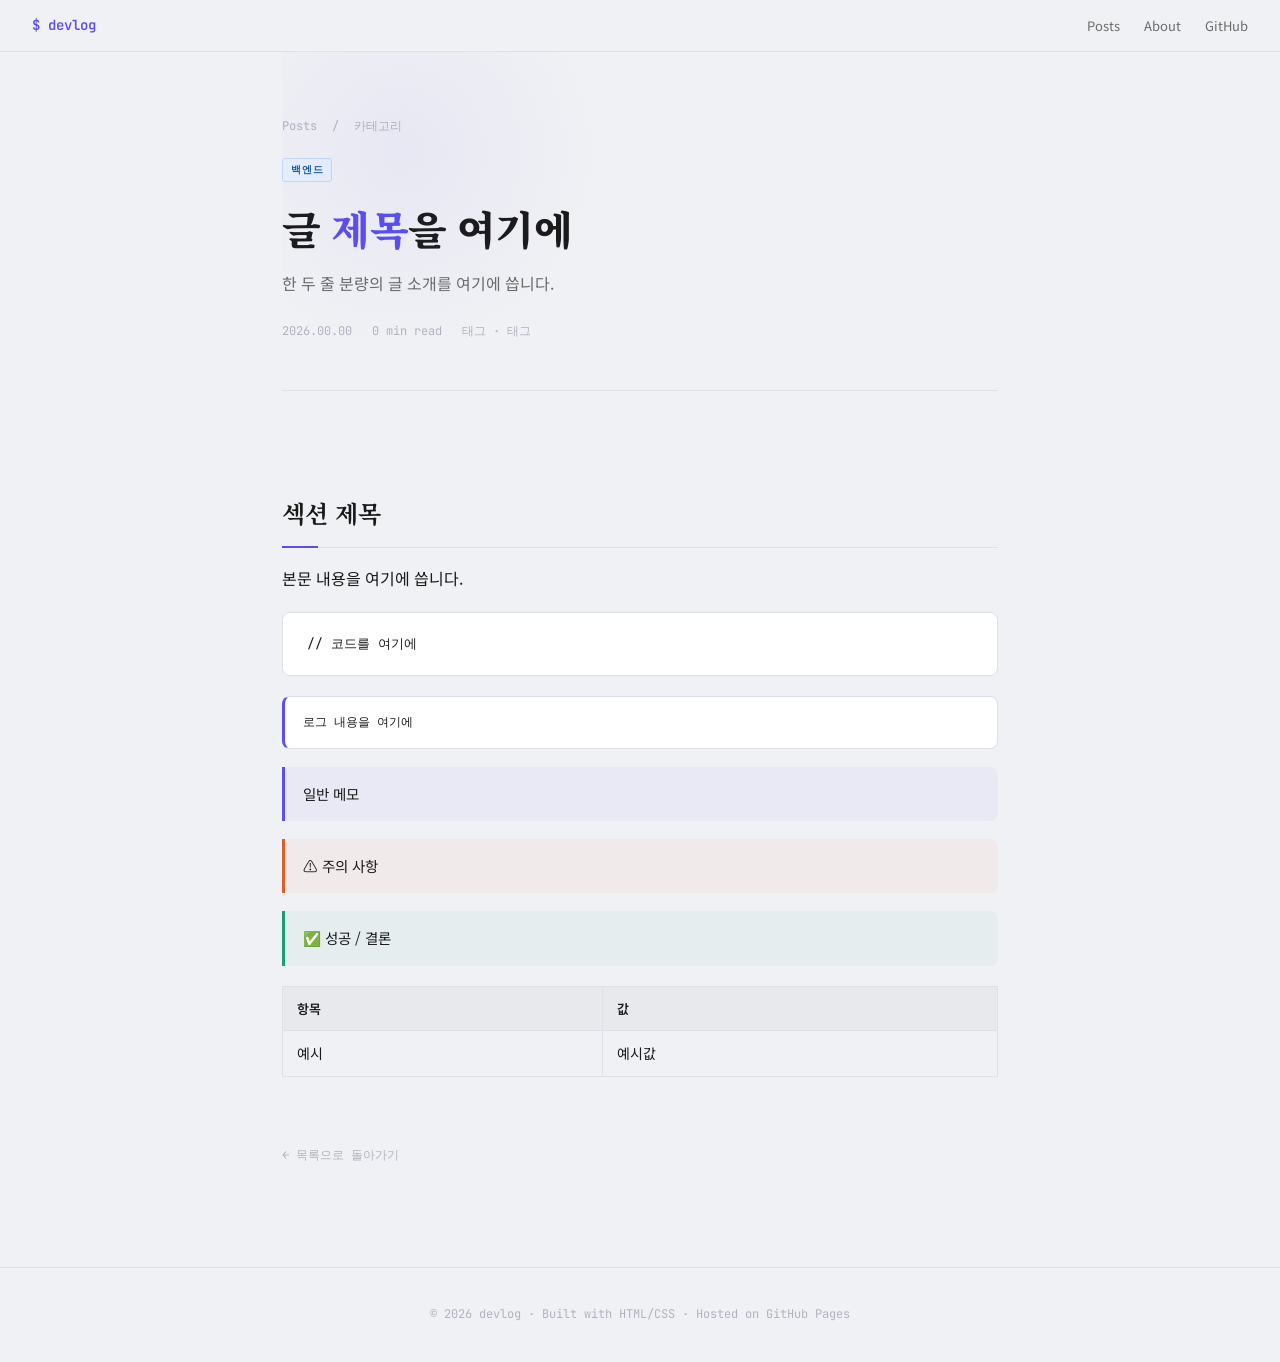
<file: posts/_template_light.html>
<!DOCTYPE html>
<html lang="ko">
<head>
<meta charset="UTF-8">
<meta name="viewport" content="width=device-width, initial-scale=1.0">
<title>글 제목 — devlog</title>
<link href="https://fonts.googleapis.com/css2?family=Noto+Serif+KR:wght@700;900&family=JetBrains+Mono:wght@400;600&family=Noto+Sans+KR:wght@300;400;500;700&display=swap" rel="stylesheet">
<style>
  :root {
    --bg: #f0f1f4;
    --surface: #ffffff;
    --surface2: #e8e9ed;
    --border: #dde0e8;
    --accent: #5b4ef0;
    --accent2: #1a9e75;
    --accent3: #e05c2a;
    --text: #1a1a1a;
    --text-muted: #6b6b6b;
    --text-dim: #b0b3bf;
  }

  * { box-sizing: border-box; margin: 0; padding: 0; }

  body {
    background: var(--bg);
    color: var(--text);
    font-family: 'Noto Sans KR', sans-serif;
    font-size: 16px;
    line-height: 1.8;
  }

  a { color: inherit; text-decoration: none; }

  /* NAV */
  nav {
    background: rgba(240,241,244,0.92);
    backdrop-filter: blur(12px);
    border-bottom: 1px solid var(--border);
    padding: 0 32px;
    height: 52px;
    display: flex;
    align-items: center;
    justify-content: space-between;
    position: sticky;
    top: 0;
    z-index: 100;
  }

  .nav-logo {
    font-family: 'JetBrains Mono', monospace;
    font-size: 14px;
    font-weight: 600;
    color: var(--accent);
  }

  .nav-links {
    display: flex;
    gap: 24px;
    font-size: 13px;
    color: var(--text-muted);
  }

  .nav-links a:hover { color: var(--text); }

  /* CONTAINER */
  .container {
    max-width: 780px;
    margin: 0 auto;
    padding: 0 32px;
  }

  /* POST HERO */
  .post-hero {
    padding: 64px 0 48px;
    border-bottom: 1px solid var(--border);
    position: relative;
    overflow: hidden;
  }

  .post-hero::before {
    content: '';
    position: absolute;
    top: -100px; left: -80px;
    width: 400px; height: 400px;
    background: radial-gradient(circle, rgba(91,78,240,0.06) 0%, transparent 70%);
    pointer-events: none;
  }

  .breadcrumb {
    font-family: 'JetBrains Mono', monospace;
    font-size: 12px;
    color: var(--text-dim);
    margin-bottom: 20px;
  }

  .breadcrumb a { color: var(--text-dim); }
  .breadcrumb a:hover { color: var(--accent); }
  .breadcrumb span { margin: 0 8px; }

  .post-tags { display: flex; gap: 8px; margin-bottom: 20px; flex-wrap: wrap; }

  .tag {
    display: inline-block;
    font-family: 'JetBrains Mono', monospace;
    font-size: 10px;
    font-weight: 600;
    letter-spacing: 0.08em;
    text-transform: uppercase;
    padding: 2px 8px;
    border-radius: 3px;
  }

  .tag-be  { background: #e8f1fc; color: #185fa5; border: 1px solid #c5d9f5; }
  .tag-inf { background: #eaf4e2; color: #3b6d11; border: 1px solid #c4dca8; }
  .tag-cs  { background: #eeeafd; color: #4a3db5; border: 1px solid #cec7f8; }
  .tag-log { background: #fdf0e4; color: #944d10; border: 1px solid #f5d0a8; }

  .post-hero h1 {
    font-family: 'Noto Serif KR', serif;
    font-size: clamp(26px, 4vw, 40px);
    font-weight: 900;
    line-height: 1.3;
    letter-spacing: -0.02em;
    margin-bottom: 16px;
  }

  .post-hero h1 em { font-style: normal; color: var(--accent); }

  .post-subtitle {
    font-size: 16px;
    color: var(--text-muted);
    line-height: 1.7;
    max-width: 580px;
    margin-bottom: 24px;
  }

  .post-meta-row {
    display: flex;
    gap: 20px;
    font-family: 'JetBrains Mono', monospace;
    font-size: 12px;
    color: var(--text-dim);
  }

  /* ARTICLE */
  article { padding: 48px 0 60px; }

  h2 {
    font-family: 'Noto Serif KR', serif;
    font-size: 24px;
    font-weight: 700;
    margin: 52px 0 16px;
    padding-bottom: 12px;
    border-bottom: 1px solid var(--border);
    position: relative;
  }

  h2::before {
    content: '';
    position: absolute;
    bottom: -1px; left: 0;
    width: 36px; height: 2px;
    background: var(--accent);
  }

  h3 {
    font-size: 18px;
    font-weight: 700;
    margin: 32px 0 10px;
    color: var(--text);
  }

  p { margin-bottom: 16px; color: var(--text); }

  ul, ol { padding-left: 22px; margin-bottom: 16px; }
  ul li, ol li { margin-bottom: 8px; }

  /* CODE */
  pre {
    background: var(--surface);
    border: 1px solid var(--border);
    border-radius: 8px;
    padding: 20px 24px;
    margin: 20px 0;
    font-family: 'JetBrains Mono', monospace;
    font-size: 13px;
    line-height: 1.7;
    overflow-x: auto;
  }

  code {
    font-family: 'JetBrains Mono', monospace;
    font-size: 13px;
    background: var(--surface2);
    border: 1px solid var(--border);
    padding: 1px 6px;
    border-radius: 3px;
    color: var(--accent);
  }

  pre code {
    background: none;
    border: none;
    padding: 0;
    color: var(--text);
  }

  /* TABLE */
  table {
    width: 100%;
    border-collapse: collapse;
    margin: 20px 0;
    font-size: 14px;
  }

  th {
    background: var(--surface2);
    padding: 10px 14px;
    text-align: left;
    font-weight: 600;
    border: 1px solid var(--border);
    font-size: 13px;
  }

  td {
    padding: 10px 14px;
    border: 1px solid var(--border);
    vertical-align: top;
  }

  tr:nth-child(even) td { background: rgba(0,0,0,0.02); }

  /* CALLOUT */
  .callout {
    border-left: 3px solid var(--accent);
    background: rgba(91,78,240,0.05);
    padding: 14px 18px;
    border-radius: 0 8px 8px 0;
    margin: 18px 0;
    font-size: 14.5px;
  }

  .callout.warn {
    border-left-color: var(--accent3);
    background: rgba(224,92,42,0.05);
  }

  .callout.success {
    border-left-color: var(--accent2);
    background: rgba(26,158,117,0.05);
  }

  /* LOG BLOCK */
  .log {
    background: var(--surface);
    border: 1px solid var(--border);
    border-left: 3px solid var(--accent);
    border-radius: 8px;
    padding: 14px 18px;
    margin: 16px 0;
    font-family: 'JetBrains Mono', monospace;
    font-size: 12px;
    line-height: 1.9;
    overflow-x: auto;
    white-space: pre;
  }

  /* BACK LINK */
  .back-link {
    display: inline-flex;
    align-items: center;
    gap: 8px;
    font-family: 'JetBrains Mono', monospace;
    font-size: 12px;
    color: var(--text-dim);
    padding: 48px 0 0;
    transition: color 0.15s;
  }

  .back-link:hover { color: var(--accent); }

  /* FOOTER */
  footer {
    border-top: 1px solid var(--border);
    padding: 36px 0;
    margin-top: 40px;
    text-align: center;
    color: var(--text-dim);
    font-size: 12px;
    font-family: 'JetBrains Mono', monospace;
  }
</style>
</head>
<body>

<nav>
  <a href="../index.html" class="nav-logo">$ devlog</a>
  <div class="nav-links">
    <a href="../index.html">Posts</a>
    <a href="../about.html">About</a>
    <a href="https://github.com" target="_blank">GitHub</a>
  </div>
</nav>

<div class="container">

  <div class="post-hero">
    <div class="breadcrumb">
      <a href="../index.html">Posts</a>
      <span>/</span>
      카테고리
    </div>

    <div class="post-tags">
      <span class="tag tag-be">백엔드</span>
    </div>

    <h1>글 <em>제목</em>을 여기에</h1>

    <p class="post-subtitle">
      한 두 줄 분량의 글 소개를 여기에 씁니다.
    </p>

    <div class="post-meta-row">
      <span>2026.00.00</span>
      <span>0 min read</span>
      <span>태그 · 태그</span>
    </div>
  </div>

  <article>

    <h2>섹션 제목</h2>
    <p>본문 내용을 여기에 씁니다.</p>

    <!-- 코드 블록 -->
<pre><code>// 코드를 여기에
</code></pre>

    <!-- 로그 블록 -->
    <div class="log">로그 내용을 여기에</div>

    <!-- 콜아웃 -->
    <div class="callout">일반 메모</div>
    <div class="callout warn">⚠️ 주의 사항</div>
    <div class="callout success">✅ 성공 / 결론</div>

    <!-- 표 -->
    <table>
      <thead><tr><th>항목</th><th>값</th></tr></thead>
      <tbody>
        <tr><td>예시</td><td>예시값</td></tr>
      </tbody>
    </table>

    <a class="back-link" href="../index.html">← 목록으로 돌아가기</a>

  </article>

</div>

<footer>
  © 2026 devlog · Built with HTML/CSS · Hosted on GitHub Pages
</footer>

</body>
</html>
</file>
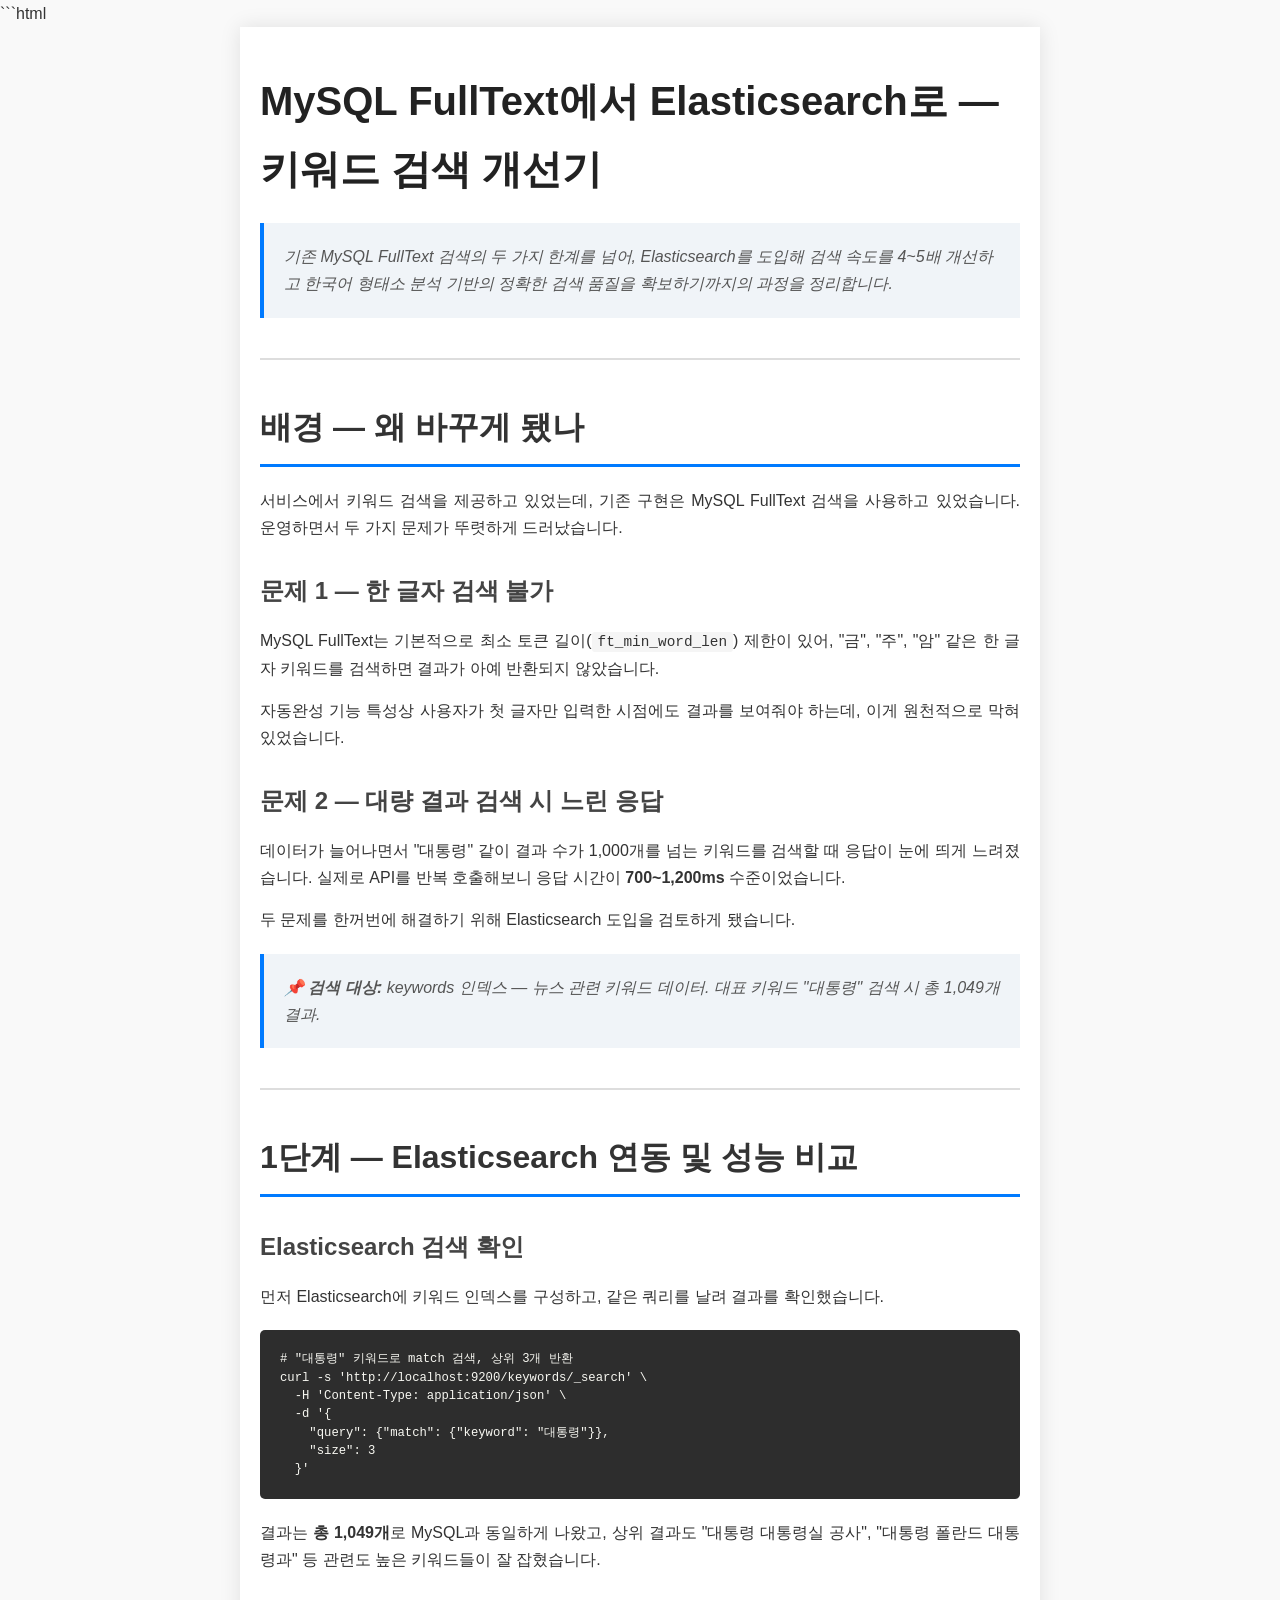
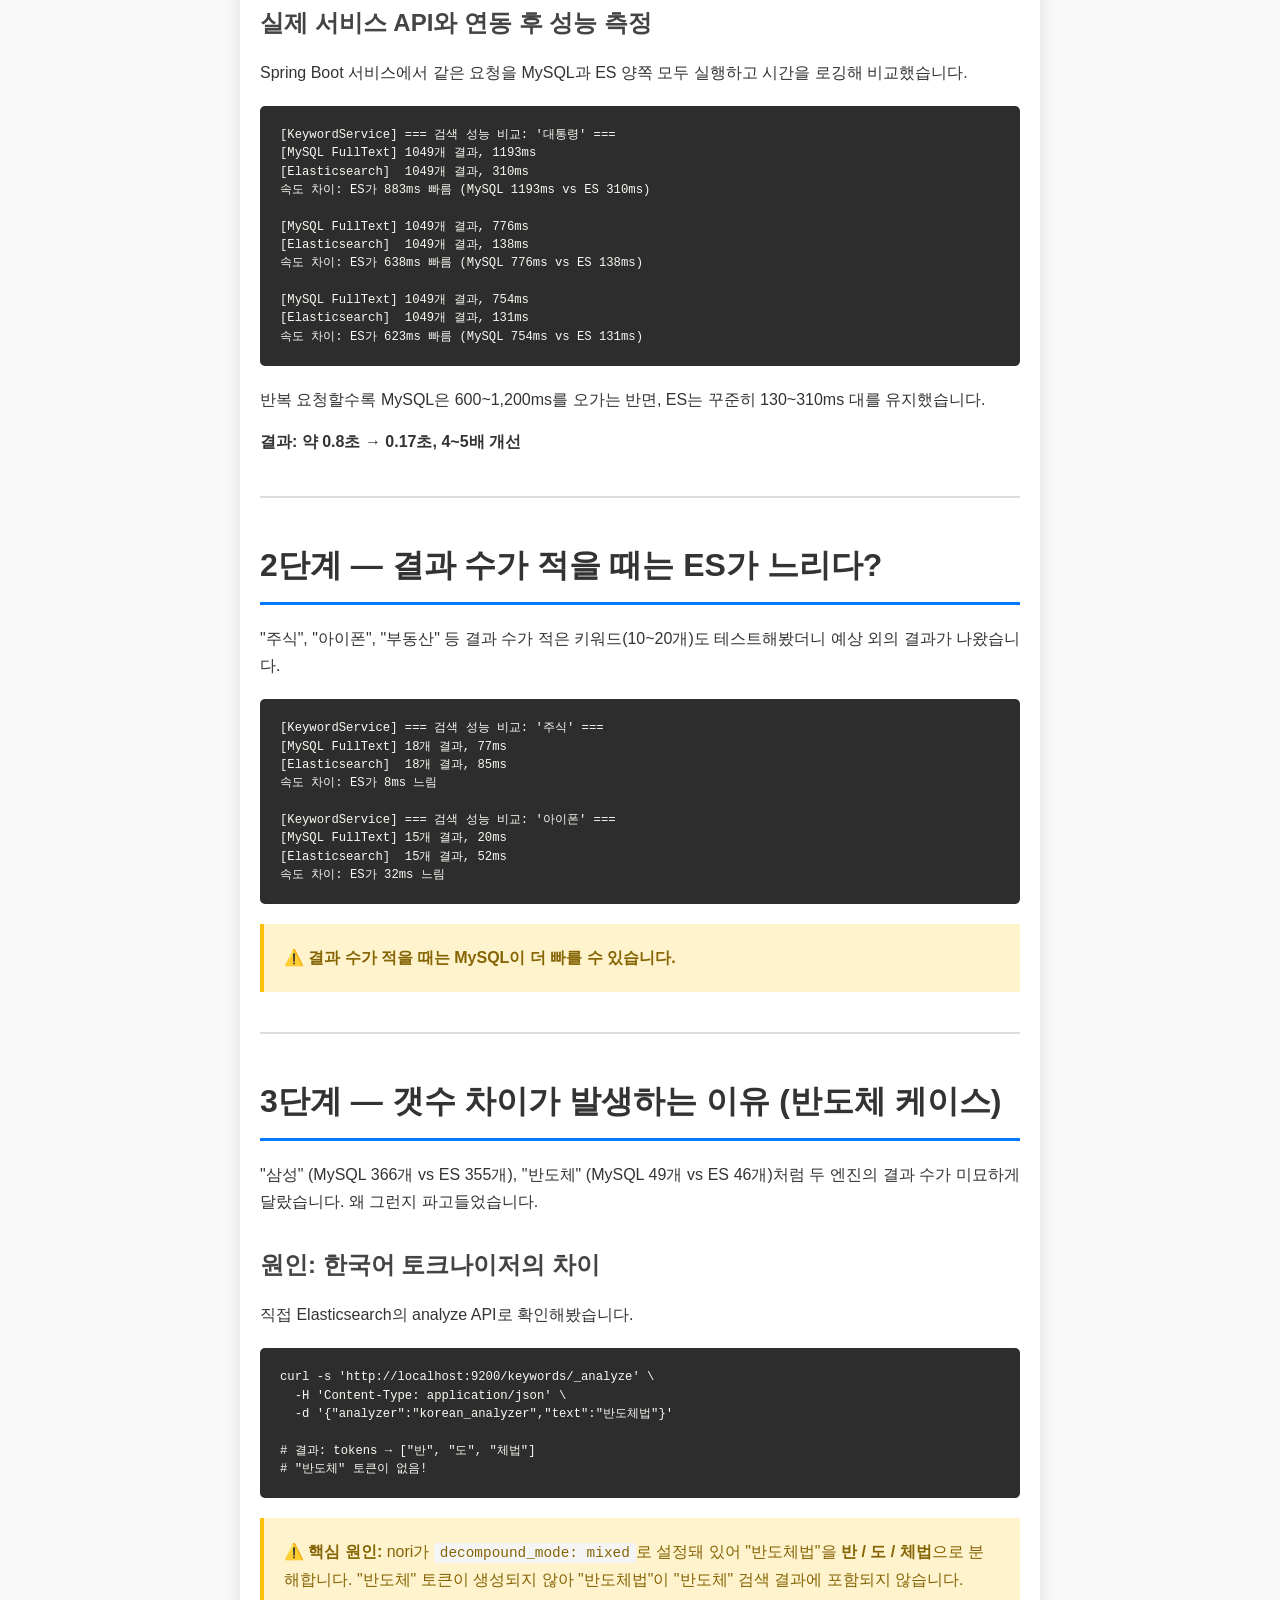
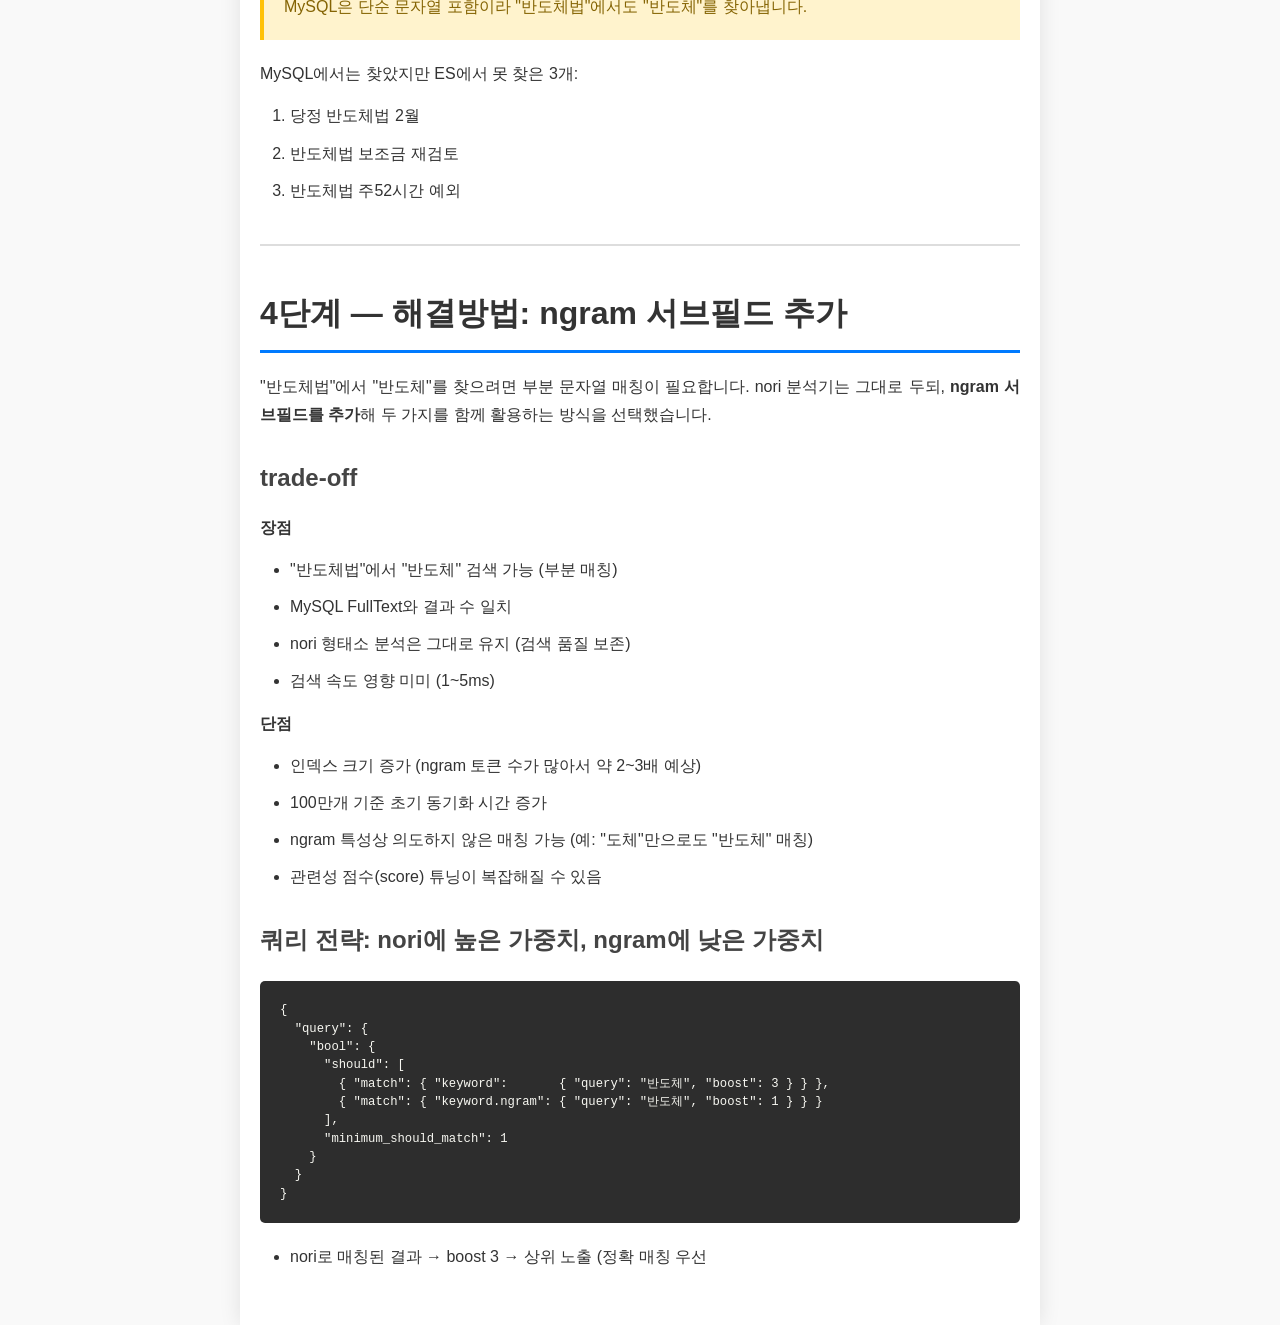
<file: posts/elastic.html>
```html
<!DOCTYPE html>
<html lang="ko">
<head>
    <meta charset="UTF-8">
    <meta name="viewport" content="width=device-width, initial-scale=1.0">
    <title>MySQL FullText에서 Elasticsearch로 — 키워드 검색 개선기</title>
    <style>
        * {
            margin: 0;
            padding: 0;
            box-sizing: border-box;
        }
        body {
            font-family: -apple-system, BlinkMacSystemFont, 'Segoe UI', Roboto, 'Helvetica Neue', Arial, sans-serif;
            line-height: 1.7;
            color: #333;
            background-color: #f9f9f9;
        }
        .container {
            max-width: 800px;
            margin: 0 auto;
            padding: 40px 20px;
            background-color: white;
            box-shadow: 0 0 20px rgba(0, 0, 0, 0.1);
        }
        h1 {
            font-size: 2.5em;
            margin-bottom: 20px;
            color: #222;
        }
        h2 {
            font-size: 2em;
            margin-top: 40px;
            margin-bottom: 20px;
            color: #333;
            border-bottom: 3px solid #007AFF;
            padding-bottom: 10px;
        }
        h3 {
            font-size: 1.5em;
            margin-top: 30px;
            margin-bottom: 15px;
            color: #444;
        }
        p {
            margin-bottom: 15px;
            text-align: justify;
        }
        .quote {
            background-color: #f0f4f8;
            border-left: 4px solid #007AFF;
            padding: 20px;
            margin: 20px 0;
            font-style: italic;
            color: #555;
        }
        .warning {
            background-color: #fff3cd;
            border-left: 4px solid #ffc107;
            padding: 20px;
            margin: 20px 0;
            color: #856404;
        }
        code {
            background-color: #f5f5f5;
            padding: 2px 6px;
            border-radius: 3px;
            font-family: 'Monaco', 'Menlo', monospace;
            font-size: 0.9em;
        }
        pre {
            background-color: #2d2d2d;
            color: #f8f8f2;
            padding: 20px;
            border-radius: 5px;
            overflow-x: auto;
            margin: 20px 0;
            font-size: 0.85em;
            line-height: 1.5;
        }
        pre code {
            background-color: transparent;
            padding: 0;
            color: inherit;
        }
        strong {
            font-weight: 600;
        }
        .divider {
            border: none;
            border-top: 2px solid #ddd;
            margin: 40px 0;
        }
        ul, ol {
            margin-left: 30px;
            margin-bottom: 15px;
        }
        li {
            margin-bottom: 10px;
        }
        table {
            width: 100%;
            border-collapse: collapse;
            margin: 20px 0;
        }
        th, td {
            border: 1px solid #ddd;
            padding: 12px;
            text-align: left;
        }
        th {
            background-color: #f5f5f5;
            font-weight: 600;
        }
        img {
            max-width: 100%;
            height: auto;
            margin: 20px 0;
            border-radius: 5px;
        }
    </style>
</head>
<body>
    <div class="container">
        <h1>MySQL FullText에서 Elasticsearch로 — 키워드 검색 개선기</h1>
        
        <div class="quote">
            기존 MySQL FullText 검색의 두 가지 한계를 넘어, Elasticsearch를 도입해 검색 속도를 4~5배 개선하고 한국어 형태소 분석 기반의 정확한 검색 품질을 확보하기까지의 과정을 정리합니다.
        </div>

        <hr class="divider">

        <h2>배경 — 왜 바꾸게 됐나</h2>
        
        <p>서비스에서 키워드 검색을 제공하고 있었는데, 기존 구현은 MySQL FullText 검색을 사용하고 있었습니다. 운영하면서 두 가지 문제가 뚜렷하게 드러났습니다.</p>

        <h3>문제 1 — 한 글자 검색 불가</h3>
        
        <p>MySQL FullText는 기본적으로 최소 토큰 길이(<code>ft_min_word_len</code>) 제한이 있어, "금", "주", "암" 같은 한 글자 키워드를 검색하면 결과가 아예 반환되지 않았습니다.</p>
        
        <p>자동완성 기능 특성상 사용자가 첫 글자만 입력한 시점에도 결과를 보여줘야 하는데, 이게 원천적으로 막혀 있었습니다.</p>

        <h3>문제 2 — 대량 결과 검색 시 느린 응답</h3>
        
        <p>데이터가 늘어나면서 "대통령" 같이 결과 수가 1,000개를 넘는 키워드를 검색할 때 응답이 눈에 띄게 느려졌습니다. 실제로 API를 반복 호출해보니 응답 시간이 <strong>700~1,200ms</strong> 수준이었습니다.</p>
        
        <p>두 문제를 한꺼번에 해결하기 위해 Elasticsearch 도입을 검토하게 됐습니다.</p>

        <div class="quote">
            📌 <strong>검색 대상:</strong> keywords 인덱스 — 뉴스 관련 키워드 데이터. 대표 키워드 "대통령" 검색 시 총 1,049개 결과.
        </div>

        <hr class="divider">

        <h2>1단계 — Elasticsearch 연동 및 성능 비교</h2>

        <h3>Elasticsearch 검색 확인</h3>
        
        <p>먼저 Elasticsearch에 키워드 인덱스를 구성하고, 같은 쿼리를 날려 결과를 확인했습니다.</p>

        <pre><code># "대통령" 키워드로 match 검색, 상위 3개 반환
curl -s 'http://localhost:9200/keywords/_search' \
  -H 'Content-Type: application/json' \
  -d '{
    "query": {"match": {"keyword": "대통령"}},
    "size": 3
  }'</code></pre>

        <p>결과는 <strong>총 1,049개</strong>로 MySQL과 동일하게 나왔고, 상위 결과도 "대통령 대통령실 공사", "대통령 폴란드 대통령과" 등 관련도 높은 키워드들이 잘 잡혔습니다.</p>

        <h3>실제 서비스 API와 연동 후 성능 측정</h3>
        
        <p>Spring Boot 서비스에서 같은 요청을 MySQL과 ES 양쪽 모두 실행하고 시간을 로깅해 비교했습니다.</p>

        <pre><code>[KeywordService] === 검색 성능 비교: '대통령' ===
[MySQL FullText] 1049개 결과, 1193ms
[Elasticsearch]  1049개 결과, 310ms
속도 차이: ES가 883ms 빠름 (MySQL 1193ms vs ES 310ms)

[MySQL FullText] 1049개 결과, 776ms
[Elasticsearch]  1049개 결과, 138ms
속도 차이: ES가 638ms 빠름 (MySQL 776ms vs ES 138ms)

[MySQL FullText] 1049개 결과, 754ms
[Elasticsearch]  1049개 결과, 131ms
속도 차이: ES가 623ms 빠름 (MySQL 754ms vs ES 131ms)</code></pre>

        <p>반복 요청할수록 MySQL은 600~1,200ms를 오가는 반면, ES는 꾸준히 130~310ms 대를 유지했습니다.</p>
        
        <p><strong>결과: 약 0.8초 → 0.17초, 4~5배 개선</strong></p>

        <hr class="divider">

        <h2>2단계 — 결과 수가 적을 때는 ES가 느리다?</h2>
        
        <p>"주식", "아이폰", "부동산" 등 결과 수가 적은 키워드(10~20개)도 테스트해봤더니 예상 외의 결과가 나왔습니다.</p>

        <pre><code>[KeywordService] === 검색 성능 비교: '주식' ===
[MySQL FullText] 18개 결과, 77ms
[Elasticsearch]  18개 결과, 85ms
속도 차이: ES가 8ms 느림

[KeywordService] === 검색 성능 비교: '아이폰' ===
[MySQL FullText] 15개 결과, 20ms
[Elasticsearch]  15개 결과, 52ms
속도 차이: ES가 32ms 느림</code></pre>

        <div class="warning">
            ⚠️ <strong>결과 수가 적을 때는 MySQL이 더 빠를 수 있습니다.</strong>
        </div>

        <hr class="divider">

        <h2>3단계 — 갯수 차이가 발생하는 이유 (반도체 케이스)</h2>
        
        <p>"삼성" (MySQL 366개 vs ES 355개), "반도체" (MySQL 49개 vs ES 46개)처럼 두 엔진의 결과 수가 미묘하게 달랐습니다. 왜 그런지 파고들었습니다.</p>

        <h3>원인: 한국어 토크나이저의 차이</h3>
        
        <p>직접 Elasticsearch의 analyze API로 확인해봤습니다.</p>

        <pre><code>curl -s 'http://localhost:9200/keywords/_analyze' \
  -H 'Content-Type: application/json' \
  -d '{"analyzer":"korean_analyzer","text":"반도체법"}'

# 결과: tokens → ["반", "도", "체법"]
# "반도체" 토큰이 없음!</code></pre>

        <div class="warning">
            ⚠️ <strong>핵심 원인:</strong> nori가 <code>decompound_mode: mixed</code>로 설정돼 있어 "반도체법"을 <strong>반 / 도 / 체법</strong>으로 분해합니다. "반도체" 토큰이 생성되지 않아 "반도체법"이 "반도체" 검색 결과에 포함되지 않습니다. MySQL은 단순 문자열 포함이라 "반도체법"에서도 "반도체"를 찾아냅니다.
        </div>

        <p>MySQL에서는 찾았지만 ES에서 못 찾은 3개:</p>
        <ol>
            <li>당정 반도체법 2월</li>
            <li>반도체법 보조금 재검토</li>
            <li>반도체법 주52시간 예외</li>
        </ol>

        <hr class="divider">

        <h2>4단계 — 해결방법: ngram 서브필드 추가</h2>
        
        <p>"반도체법"에서 "반도체"를 찾으려면 부분 문자열 매칭이 필요합니다. nori 분석기는 그대로 두되, <strong>ngram 서브필드를 추가</strong>해 두 가지를 함께 활용하는 방식을 선택했습니다.</p>

        <h3>trade-off</h3>
        
        <p><strong>장점</strong></p>
        <ul>
            <li>"반도체법"에서 "반도체" 검색 가능 (부분 매칭)</li>
            <li>MySQL FullText와 결과 수 일치</li>
            <li>nori 형태소 분석은 그대로 유지 (검색 품질 보존)</li>
            <li>검색 속도 영향 미미 (1~5ms)</li>
        </ul>

        <p><strong>단점</strong></p>
        <ul>
            <li>인덱스 크기 증가 (ngram 토큰 수가 많아서 약 2~3배 예상)</li>
            <li>100만개 기준 초기 동기화 시간 증가</li>
            <li>ngram 특성상 의도하지 않은 매칭 가능 (예: "도체"만으로도 "반도체" 매칭)</li>
            <li>관련성 점수(score) 튜닝이 복잡해질 수 있음</li>
        </ul>

        <h3>쿼리 전략: nori에 높은 가중치, ngram에 낮은 가중치</h3>

        <pre><code>{
  "query": {
    "bool": {
      "should": [
        { "match": { "keyword":       { "query": "반도체", "boost": 3 } } },
        { "match": { "keyword.ngram": { "query": "반도체", "boost": 1 } } }
      ],
      "minimum_should_match": 1
    }
  }
}</code></pre>

        <ul>
            <li>nori로 매칭된 결과 → boost 3 → 상위 노출 (정확 매칭 우선
</file>
